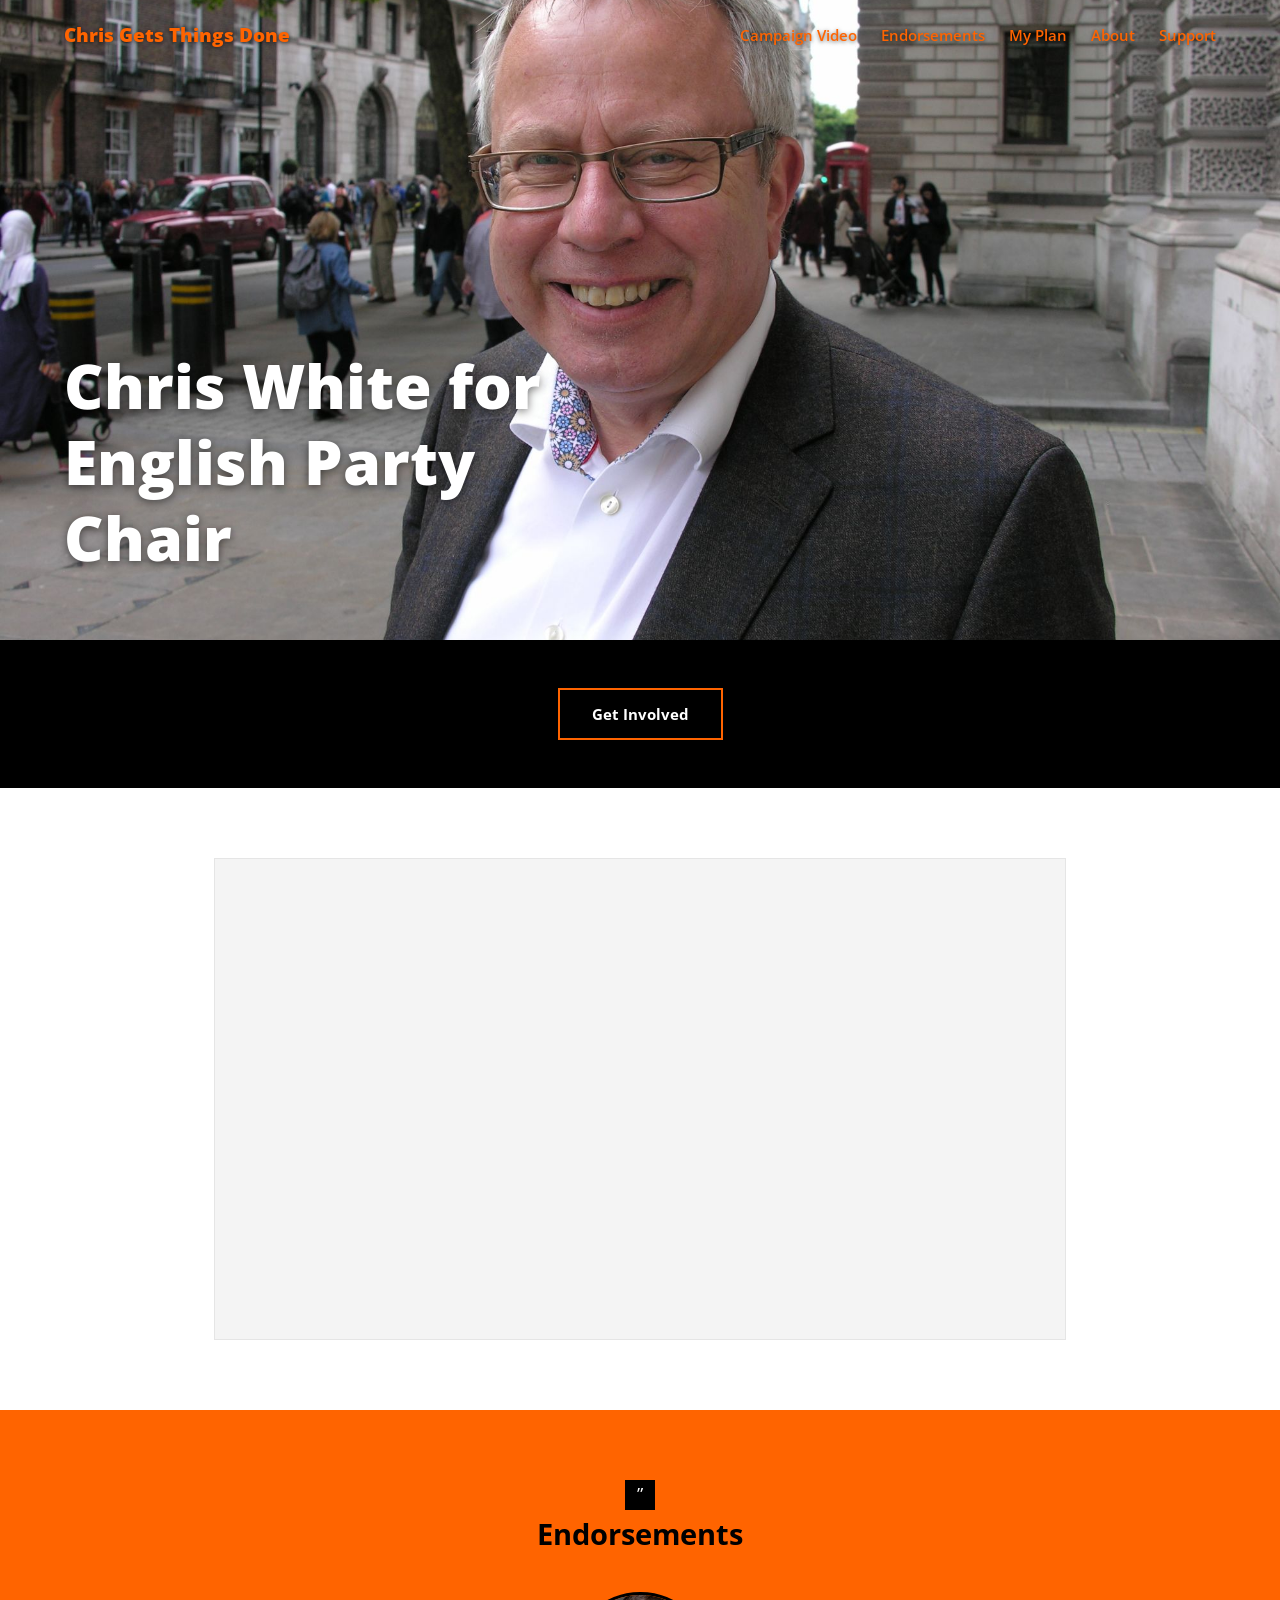
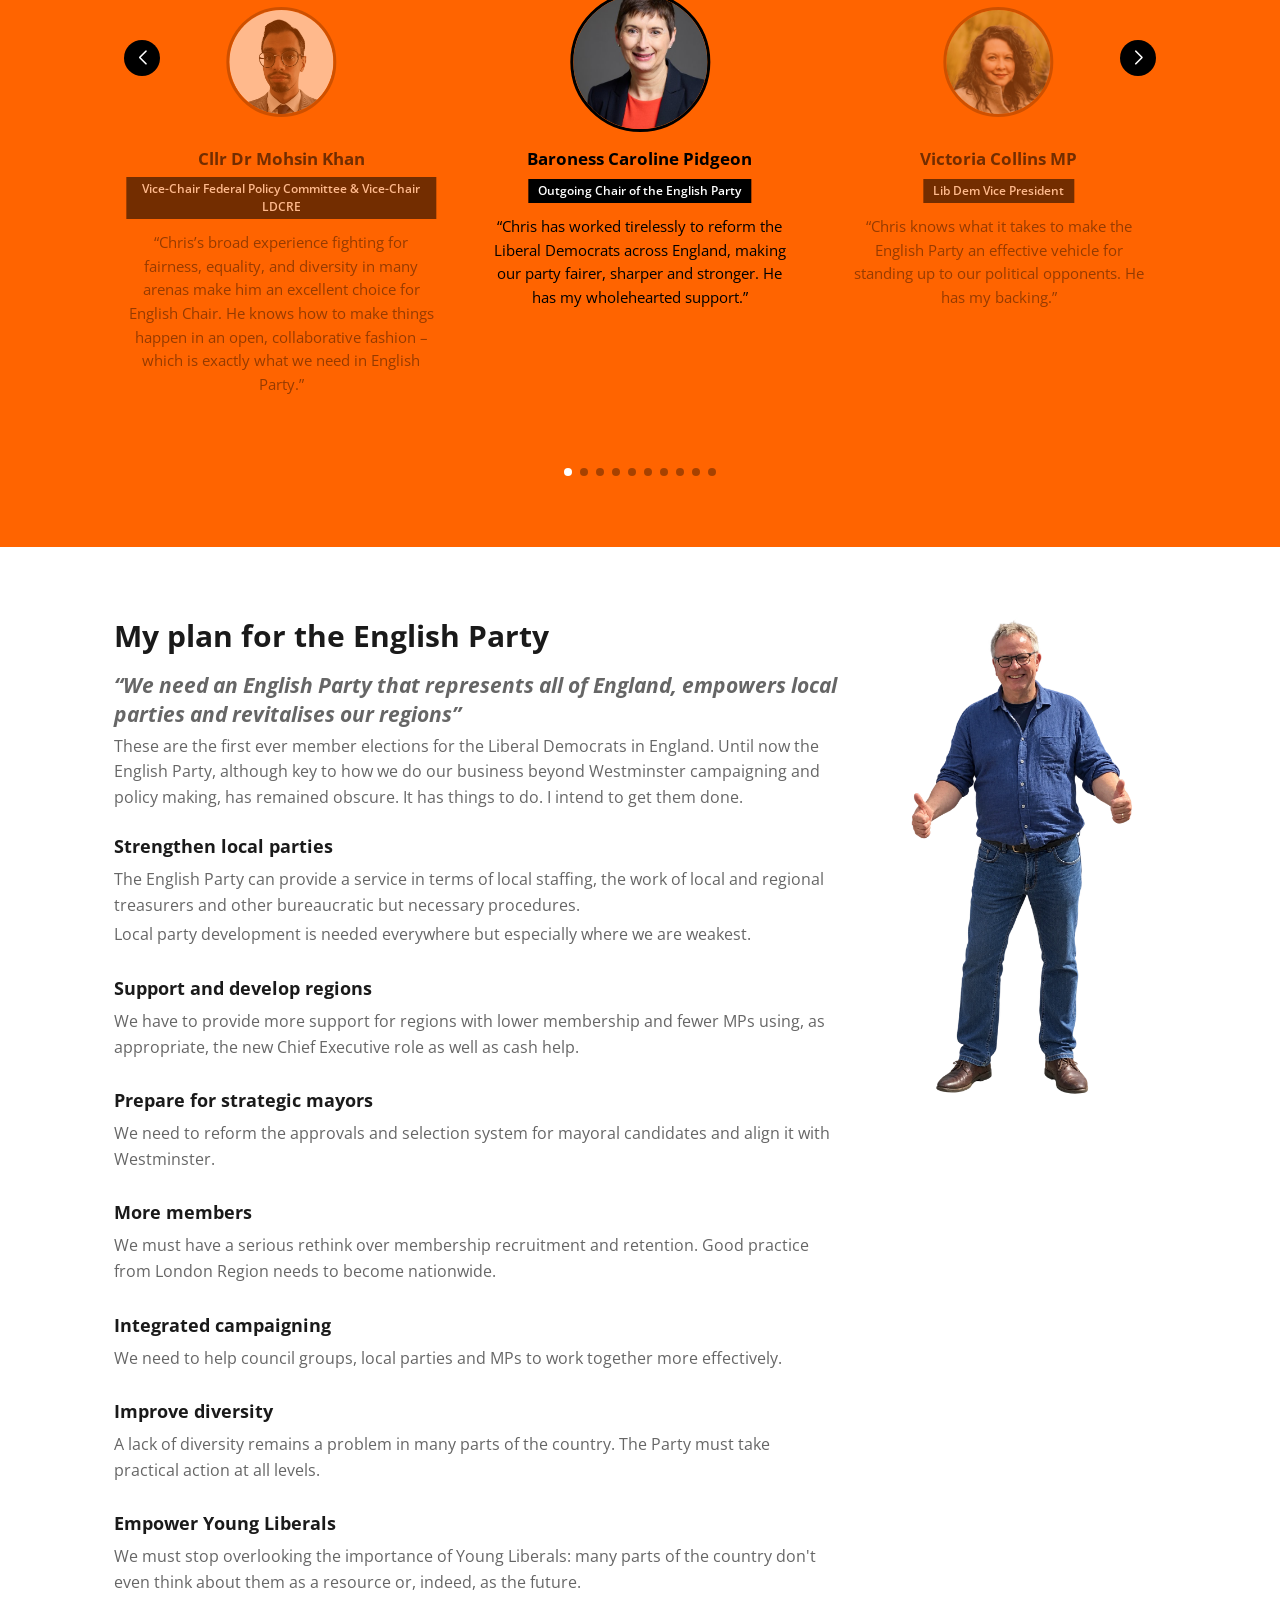
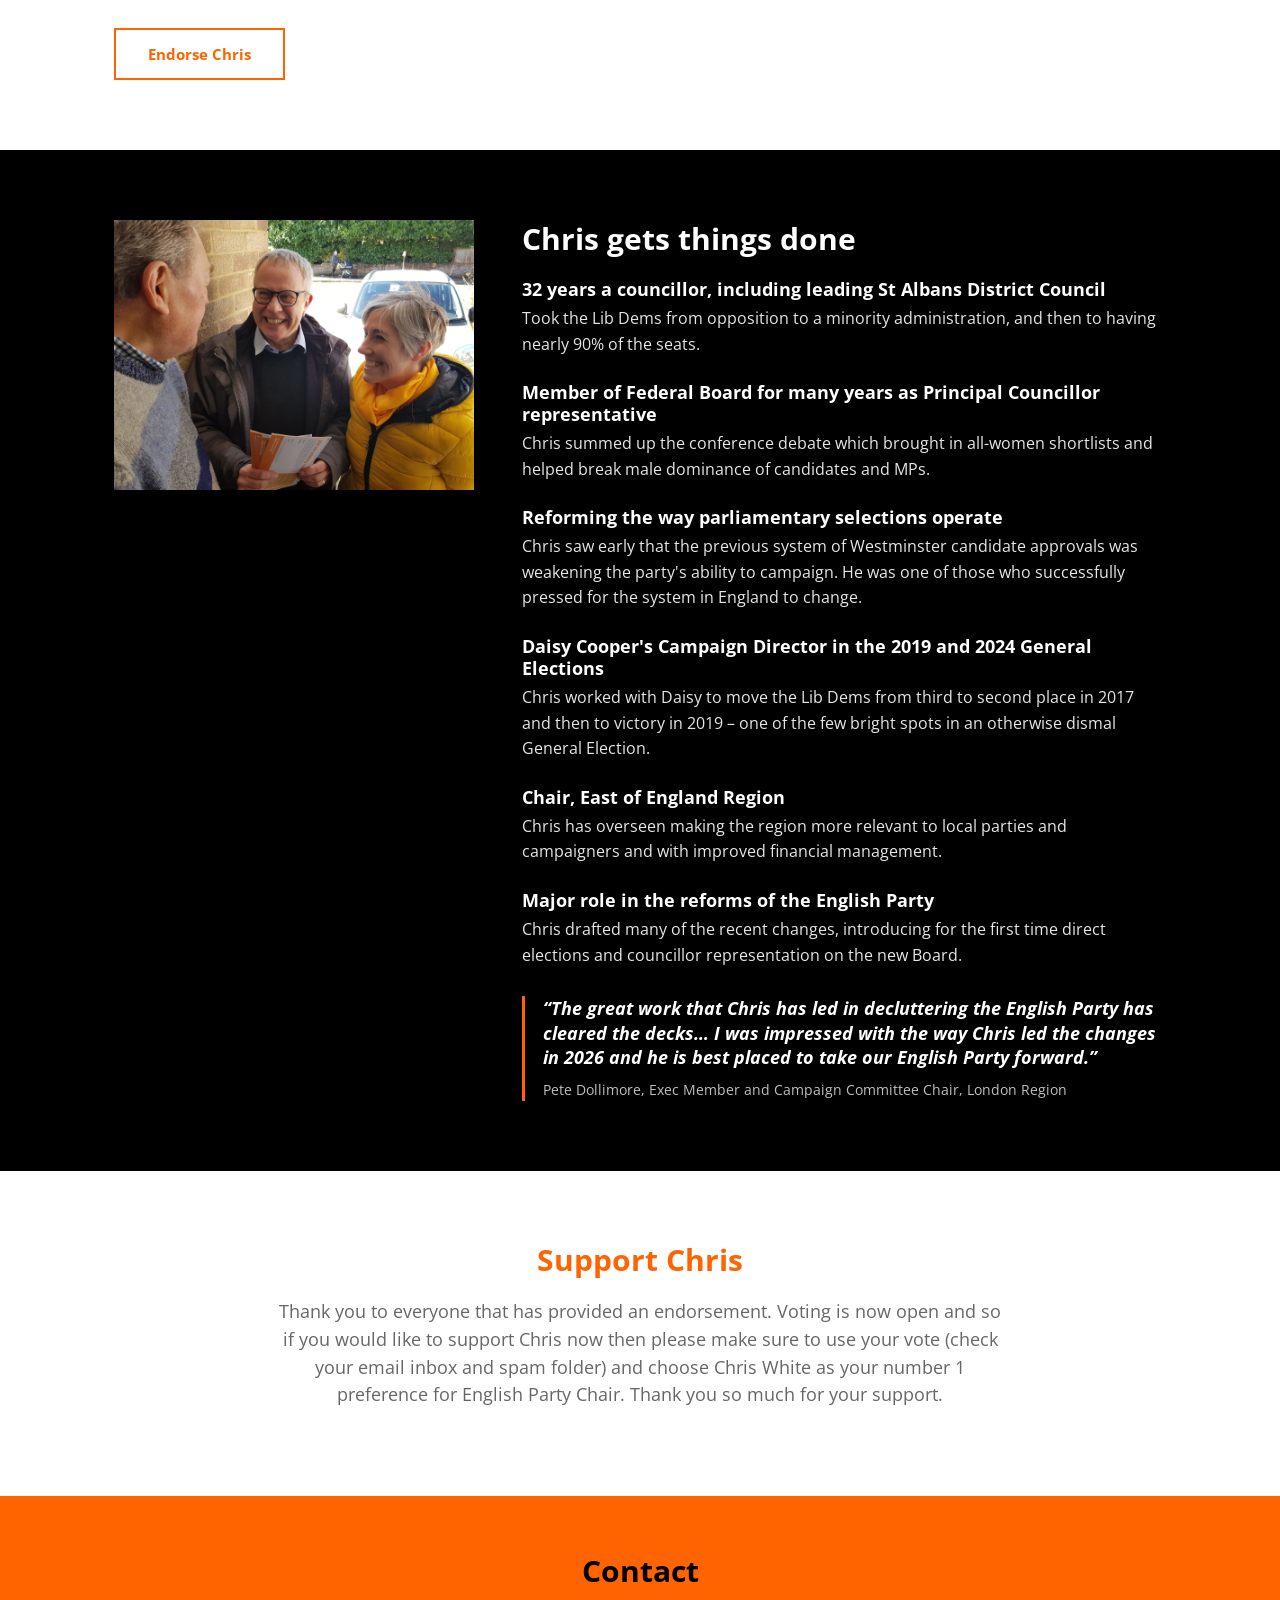
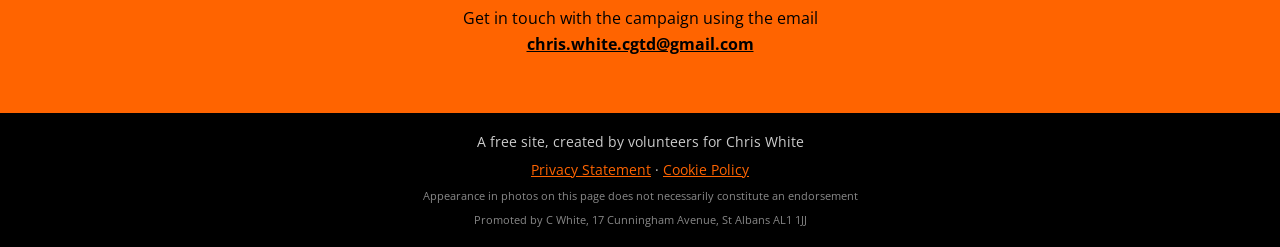
<file: index.html>
<!DOCTYPE html>
<html lang="en">
<head>
<meta charset="UTF-8">
<meta name="viewport" content="width=device-width, initial-scale=1.0">
<title>Chris White for English Party Chair</title>
<meta name="description" content="Vote Chris White #1 for English Party Chair in the first elections of this kind &mdash; Chris gets things done.">
<link rel="canonical" href="https://chrisgetsthingsdone.co.uk/">

<meta property="og:type" content="website">
<meta property="og:url" content="https://chrisgetsthingsdone.co.uk/">
<meta property="og:title" content="Chris White for English Party Chair">
<meta property="og:description" content="Vote Chris White #1 for English Party Chair in the first elections of this kind &mdash; Chris gets things done.">
<meta property="og:image" content="https://chrisgetsthingsdone.co.uk/assets/img/hero.jpg">

<meta name="twitter:card" content="summary_large_image">
<meta name="twitter:title" content="Chris White for English Party Chair">
<meta name="twitter:description" content="Vote Chris White #1 for English Party Chair in the first elections of this kind &mdash; Chris gets things done.">
<meta name="twitter:image" content="https://chrisgetsthingsdone.co.uk/assets/img/hero.jpg">

<link rel="stylesheet" href="https://cdn.jsdelivr.net/npm/swiper@11/swiper-bundle.min.css">
<link rel="preconnect" href="https://fonts.googleapis.com">
<link href="https://fonts.googleapis.com/css2?family=Open+Sans:ital,wght@0,400;0,600;0,700;0,800;1,400&display=swap" rel="stylesheet">
<link rel="stylesheet" href="assets/css/style.css">
</head>
<body>

<header class="site-nav" id="top">
	<div class="site-nav__inner">
		<a class="site-nav__title" href="#top">Chris Gets Things Done</a>
		<input type="checkbox" id="nav-toggle" class="nav-toggle-checkbox">
		<label for="nav-toggle" class="nav-toggle" aria-label="Menu"><span></span><span></span><span></span></label>
		<nav class="site-nav__menu">
			<a href="#video">Campaign Video</a>
			<a href="#endorsements">Endorsements</a>
			<a href="#plan">My Plan</a>
			<a href="#about">About</a>
			<a href="#support">Support</a>
		</nav>
	</div>
</header>

<main>

	<section class="hero" style="background-image:url('assets/img/hero.jpg');">
		<div class="hero__inner">
			<h1>Chris White for English Party Chair</h1>
		</div>
	</section>

	<section class="cta-band">
		<a class="btn btn--white" href="#support">Get Involved</a>
	</section>

	<section class="video-section" id="video">
		<h2 class="visually-hidden">Campaign Video</h2>
		<div class="video-section__inner">
			<div class="video-embed">
				<iframe src="https://www.youtube-nocookie.com/embed/dnIm7XdJVxk"
					title="Chris White for English Party Chair" frameborder="0"
					allow="accelerometer; autoplay; clipboard-write; encrypted-media; gyroscope; picture-in-picture"
					allowfullscreen></iframe>
			</div>
		</div>
	</section>

	<section class="endorsements" id="endorsements">
		<div class="endorsements__inner">
			<div class="quote-mark" aria-hidden="true">&rdquo;</div>
			<h2>Endorsements</h2>
			<div class="swiper endorsements-swiper">
				<div class="swiper-wrapper">
					<div class="swiper-slide">
						<div class="endorsement-card">
							<div class="endorsement-card__photo"><img src="assets/img/endorsement-caroline-pidgeon.jpg" alt="Baroness Caroline Pidgeon"></div>
							<h3>Baroness Caroline Pidgeon</h3>
							<p class="endorsement-card__role">Outgoing Chair of the English Party</p>
							<p>&ldquo;Chris has worked tirelessly to reform the Liberal Democrats across England, making our party fairer, sharper and stronger. He has my wholehearted support.&rdquo;</p>
						</div>
					</div>
					<div class="swiper-slide">
						<div class="endorsement-card">
							<div class="endorsement-card__photo"><img src="assets/img/endorsement-victoria-collins.jpg" alt="Victoria Collins MP"></div>
							<h3>Victoria Collins MP</h3>
							<p class="endorsement-card__role">Lib Dem Vice President</p>
							<p>&ldquo;Chris knows what it takes to make the English Party an effective vehicle for standing up to our political opponents. He has my backing.&rdquo;</p>
						</div>
					</div>
					<div class="swiper-slide">
						<div class="endorsement-card">
							<div class="endorsement-card__photo"><img src="assets/img/endorsement-mihir-magudia.webp" alt="Mihir Magudia"></div>
							<h3>Mihir Magudia</h3>
							<p class="endorsement-card__role">Lib Dem Business &amp; Entrepreneurs Network</p>
							<p>&ldquo;I first met Chris in 2006. His commitment to and deep understanding of the Party is exactly what we now need. He has my vote.&rdquo;</p>
						</div>
					</div>
					<div class="swiper-slide">
						<div class="endorsement-card">
							<div class="endorsement-card__photo"><img src="assets/img/endorsement-richard-huzzey.jpg" alt="Richard Huzzey"></div>
							<h3>Richard Huzzey</h3>
							<p class="endorsement-card__role">Chair of North East Region Liberal Democrats</p>
							<p>&ldquo;Chris has the vision and strategy to deliver an English Party empowering the regions and local parties. We could not be in better hands with him as Chair of the English Party.&rdquo;</p>
						</div>
					</div>
					<div class="swiper-slide">
						<div class="endorsement-card">
							<div class="endorsement-card__photo"><img src="assets/img/endorsement-paul-edgeworth.webp" alt="Cllr Paul Edgeworth"></div>
							<h3>Cllr Paul Edgeworth</h3>
							<p class="endorsement-card__role">Leader of the Liberal Democrat Group, Sunderland City Council</p>
							<p>&ldquo;Chris has always championed the importance of local government within the Party. That alone is a reason to support him.&rdquo;</p>
						</div>
					</div>
					<div class="swiper-slide">
						<div class="endorsement-card">
							<div class="endorsement-card__photo"><img src="assets/img/endorsement-pete-dollimore.png" alt="Pete Dollimore"></div>
							<h3>Pete Dollimore</h3>
							<p class="endorsement-card__role">Exec Member and Campaign Committee Chair, London Region</p>
							<p>&ldquo;The great work that Chris has led in decluttering the English Party has cleared the decks &ndash; now we need to make real progress on membership, developing smaller local parties, and easing our way through the essential bureaucracies. I was impressed with the way Chris led the changes in 2026 and he is best placed to take our English Party forward.&rdquo;</p>
						</div>
					</div>
					<div class="swiper-slide">
						<div class="endorsement-card">
							<div class="endorsement-card__photo"><img src="assets/img/endorsement-harriet-sherlock.png" alt="Cllr Harriet Sherlock"></div>
							<h3>Cllr Harriet Sherlock</h3>
							<p class="endorsement-card__role">Councillor, St Albans District Council</p>
							<p>&ldquo;Chris is a great thinker and strategist but also a great campaigner. His track record speaks for itself and I believe he would be an excellent Chair of the English Party.&rdquo;</p>
						</div>
					</div>
					<div class="swiper-slide">
						<div class="endorsement-card">
							<div class="endorsement-card__photo"><img src="assets/img/endorsement-mo-waqas.png" alt="Mo Waqas"></div>
							<h3>Mo Waqas</h3>
							<p class="endorsement-card__role">Vice Chair, Liberal Democrats&rsquo; Racial Diversity Campaign</p>
							<p>&ldquo;I&rsquo;m happy to endorse Chris White for English Party Chair.&rdquo;</p>
						</div>
					</div>
					<div class="swiper-slide">
						<div class="endorsement-card">
							<div class="endorsement-card__photo"><img src="assets/img/endorsement-rob-aaron-wilson.webp" alt="Rob Aaron-Wilson"></div>
							<h3>Rob Aaron-Wilson</h3>
							<p class="endorsement-card__role">Chair of London Region</p>
							<p>&ldquo;Chris will address tomorrow&rsquo;s issues today so we can have long term success and increase membership, engagement and resource pipeline throughout the party. I am excited to see what his chairmanship will bring.&rdquo;</p>
						</div>
					</div>
					<div class="swiper-slide">
						<div class="endorsement-card">
							<div class="endorsement-card__photo"><img src="assets/img/endorsement-mohsin-khan.webp" alt="Cllr Dr Mohsin Khan"></div>
							<h3>Cllr Dr Mohsin Khan</h3>
							<p class="endorsement-card__role">Vice-Chair Federal Policy Committee &amp; Vice-Chair LDCRE</p>
							<p>&ldquo;Chris&rsquo;s broad experience fighting for fairness, equality, and diversity in many arenas make him an excellent choice for English Chair. He knows how to make things happen in an open, collaborative fashion &ndash; which is exactly what we need in English Party.&rdquo;</p>
						</div>
					</div>
				</div>
				<div class="swiper-pagination"></div>
				<div class="swiper-button-prev" role="button" tabindex="0" aria-label="Previous endorsement"></div>
				<div class="swiper-button-next" role="button" tabindex="0" aria-label="Next endorsement"></div>
			</div>
		</div>
	</section>

	<section class="plan" id="plan">
		<div class="plan__inner">
			<div class="plan__text">
				<h2>My plan for the English Party</h2>

				<p class="plan__quote">&ldquo;We need an English Party that represents all of England, empowers local parties and revitalises our regions&rdquo;</p>

				<p>These are the first ever member elections for the Liberal Democrats in England. Until now the English Party, although key to how we do our business beyond Westminster campaigning and policy making, has remained obscure. It has things to do. I intend to get them done.</p>

				<h3>Strengthen local parties</h3>
				<p>The English Party can provide a service in terms of local staffing, the work of local and regional treasurers and other bureaucratic but necessary procedures.</p>
				<p>Local party development is needed everywhere but especially where we are weakest.</p>

				<h3>Support and develop regions</h3>
				<p>We have to provide more support for regions with lower membership and fewer MPs using, as appropriate, the new Chief Executive role as well as cash help.</p>

				<h3>Prepare for strategic mayors</h3>
				<p>We need to reform the approvals and selection system for mayoral candidates and align it with Westminster.</p>

				<h3>More members</h3>
				<p>We must have a serious rethink over membership recruitment and retention. Good practice from London Region needs to become nationwide.</p>

				<h3>Integrated campaigning</h3>
				<p>We need to help council groups, local parties and MPs to work together more effectively.</p>

				<h3>Improve diversity</h3>
				<p>A lack of diversity remains a problem in many parts of the country. The Party must take practical action at all levels.</p>

				<h3>Empower Young Liberals</h3>
				<p>We must stop overlooking the importance of Young Liberals: many parts of the country don't even think about them as a resource or, indeed, as the future.</p>

				<a class="btn btn--orange" href="#support">Endorse Chris</a>
			</div>
			<div class="plan__figure">
				<img src="assets/img/plan-figure.webp" alt="Chris White giving a thumbs up">
			</div>
		</div>
	</section>

	<section class="about" id="about">
		<div class="about__inner">
			<div class="about__figure">
				<img src="assets/img/about.jpg" alt="Chris White campaigning door-to-door">
			</div>
			<div class="about__text">
				<h2>Chris gets things done</h2>

				<h3>32 years a councillor, including leading St Albans District Council</h3>
				<p>Took the Lib Dems from opposition to a minority administration, and then to having nearly 90% of the seats.</p>

				<h3>Member of Federal Board for many years as Principal Councillor representative</h3>
				<p>Chris summed up the conference debate which brought in all-women shortlists and helped break male dominance of candidates and MPs.</p>

				<h3>Reforming the way parliamentary selections operate</h3>
				<p>Chris saw early that the previous system of Westminster candidate approvals was weakening the party's ability to campaign. He was one of those who successfully pressed for the system in England to change.</p>

				<h3>Daisy Cooper's Campaign Director in the 2019 and 2024 General Elections</h3>
				<p>Chris worked with Daisy to move the Lib Dems from third to second place in 2017 and then to victory in 2019 &ndash; one of the few bright spots in an otherwise dismal General Election.</p>

				<h3>Chair, East of England Region</h3>
				<p>Chris has overseen making the region more relevant to local parties and campaigners and with improved financial management.</p>

				<h3>Major role in the reforms of the English Party</h3>
				<p>Chris drafted many of the recent changes, introducing for the first time direct elections and councillor representation on the new Board.</p>

				<blockquote class="about__quote">
					<p>&ldquo;The great work that Chris has led in decluttering the English Party has cleared the decks&hellip; I was impressed with the way Chris led the changes in 2026 and he is best placed to take our English Party forward.&rdquo;</p>
					<cite>Pete Dollimore, Exec Member and Campaign Committee Chair, London Region</cite>
				</blockquote>
			</div>
		</div>
	</section>

	<section class="support" id="support">
		<div class="support__inner">
			<h2>Support Chris</h2>
			<div class="support__message">
				<p>Thank you to everyone that has provided an endorsement. Voting is now open and so if you would like to support Chris now then please make sure to use your vote (check your email inbox and spam folder) and choose Chris White as your number 1 preference for English Party Chair. Thank you so much for your support.</p>
			</div>
		</div>
	</section>

	<section class="contact" id="contact">
		<div class="contact__inner">
			<h2>Contact</h2>
			<p>Get in touch with the campaign using the email <a href="mailto:chris.white.cgtd@gmail.com">chris.white.cgtd@gmail.com</a></p>
		</div>
	</section>

</main>

<footer class="site-footer">
	<p>A free site, created by volunteers for Chris White</p>
	<p class="site-footer__links"><a href="privacy.html">Privacy Statement</a> &middot; <a href="cookies.html">Cookie Policy</a></p>
	<p class="site-footer__legal">Appearance in photos on this page does not necessarily constitute an endorsement</p>
	<p class="site-footer__legal">Promoted by C White, 17 Cunningham Avenue, St Albans AL1 1JJ</p>
</footer>

<script src="https://cdn.jsdelivr.net/npm/swiper@11/swiper-bundle.min.js"></script>
<script src="assets/js/main.js"></script>
</body>
</html>
</file>
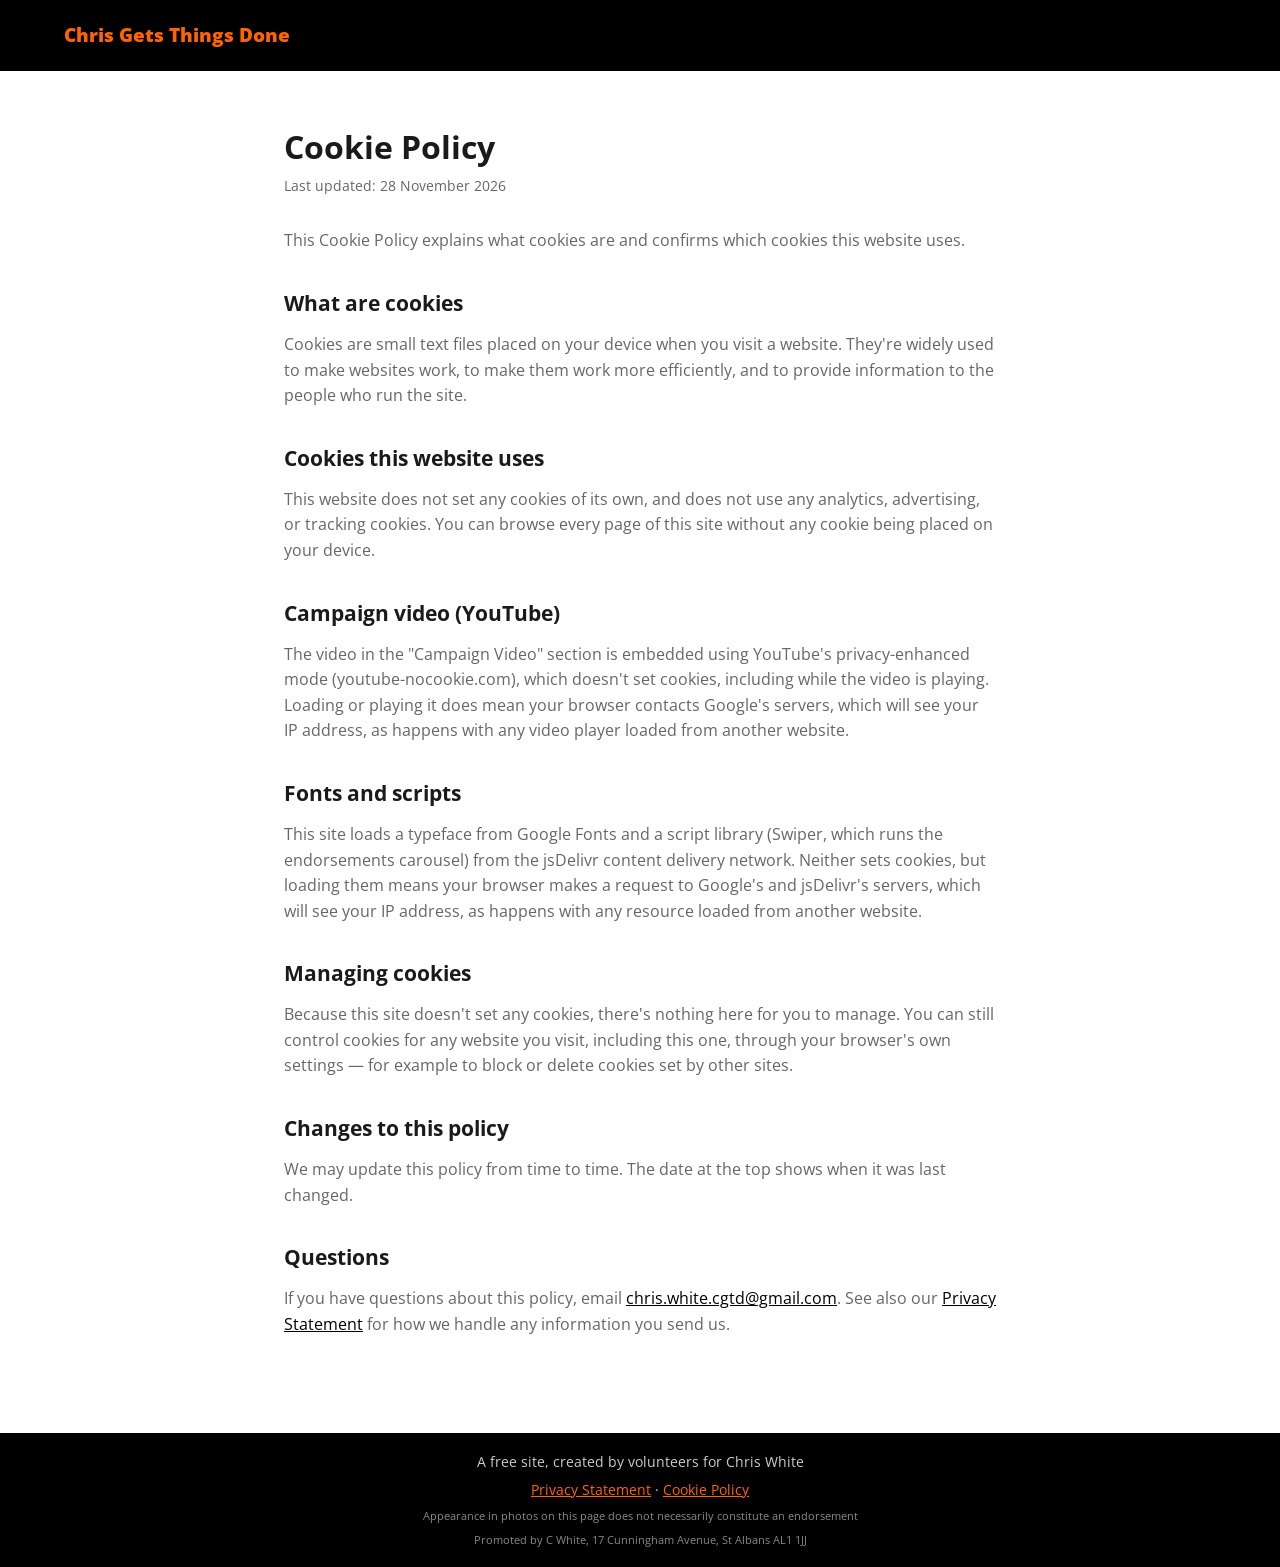
<file: cookies.html>
<!DOCTYPE html>
<html lang="en">
<head>
<meta charset="UTF-8">
<meta name="viewport" content="width=device-width, initial-scale=1.0">
<title>Cookie Policy &mdash; Chris White for English Party Chair</title>
<meta name="description" content="What cookies are, and why this website does not use any.">
<link rel="preconnect" href="https://fonts.googleapis.com">
<link href="https://fonts.googleapis.com/css2?family=Open+Sans:ital,wght@0,400;0,600;0,700;0,800;1,400&display=swap" rel="stylesheet">
<link rel="stylesheet" href="assets/css/style.css">
</head>
<body>

<header class="simple-header">
	<div class="simple-header__inner">
		<a href="index.html">Chris Gets Things Done</a>
	</div>
</header>

<main class="legal-page">
	<h1>Cookie Policy</h1>
	<p class="legal-updated">Last updated: 28 November 2026</p>

	<p>This Cookie Policy explains what cookies are and confirms which cookies this website uses.</p>

	<h2>What are cookies</h2>
	<p>Cookies are small text files placed on your device when you visit a website. They're widely used to make websites work, to make them work more efficiently, and to provide information to the people who run the site.</p>

	<h2>Cookies this website uses</h2>
	<p>This website does not set any cookies of its own, and does not use any analytics, advertising, or tracking cookies. You can browse every page of this site without any cookie being placed on your device.</p>

	<h2>Campaign video (YouTube)</h2>
	<p>The video in the "Campaign Video" section is embedded using YouTube's privacy-enhanced mode (youtube-nocookie.com), which doesn't set cookies, including while the video is playing. Loading or playing it does mean your browser contacts Google's servers, which will see your IP address, as happens with any video player loaded from another website.</p>

	<h2>Fonts and scripts</h2>
	<p>This site loads a typeface from Google Fonts and a script library (Swiper, which runs the endorsements carousel) from the jsDelivr content delivery network. Neither sets cookies, but loading them means your browser makes a request to Google's and jsDelivr's servers, which will see your IP address, as happens with any resource loaded from another website.</p>

	<h2>Managing cookies</h2>
	<p>Because this site doesn't set any cookies, there's nothing here for you to manage. You can still control cookies for any website you visit, including this one, through your browser's own settings &mdash; for example to block or delete cookies set by other sites.</p>

	<h2>Changes to this policy</h2>
	<p>We may update this policy from time to time. The date at the top shows when it was last changed.</p>

	<h2>Questions</h2>
	<p>If you have questions about this policy, email <a href="mailto:chris.white.cgtd@gmail.com">chris.white.cgtd@gmail.com</a>. See also our <a href="privacy.html">Privacy Statement</a> for how we handle any information you send us.</p>
</main>

<footer class="site-footer">
	<p>A free site, created by volunteers for Chris White</p>
	<p class="site-footer__links"><a href="privacy.html">Privacy Statement</a> &middot; <a href="cookies.html">Cookie Policy</a></p>
	<p class="site-footer__legal">Appearance in photos on this page does not necessarily constitute an endorsement</p>
	<p class="site-footer__legal">Promoted by C White, 17 Cunningham Avenue, St Albans AL1 1JJ</p>
</footer>

<script src="assets/js/main.js"></script>
</body>
</html>
</file>
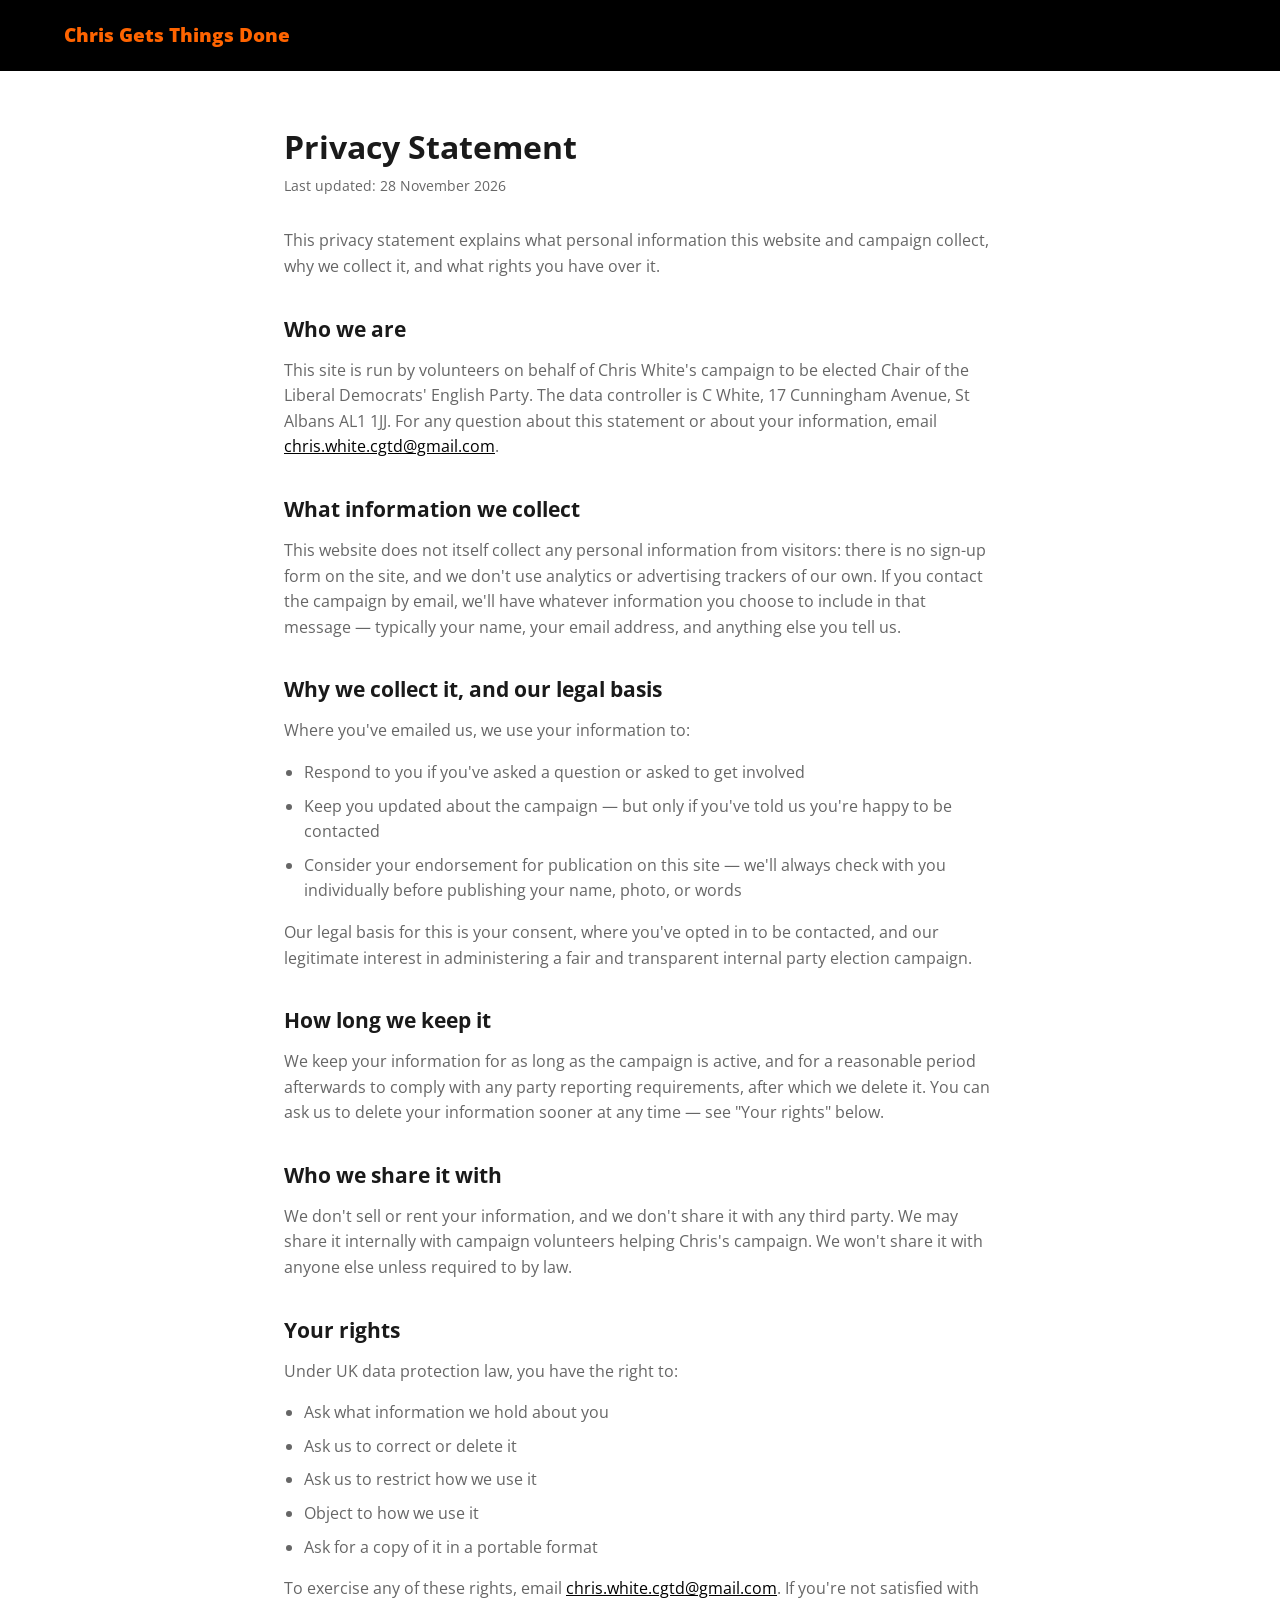
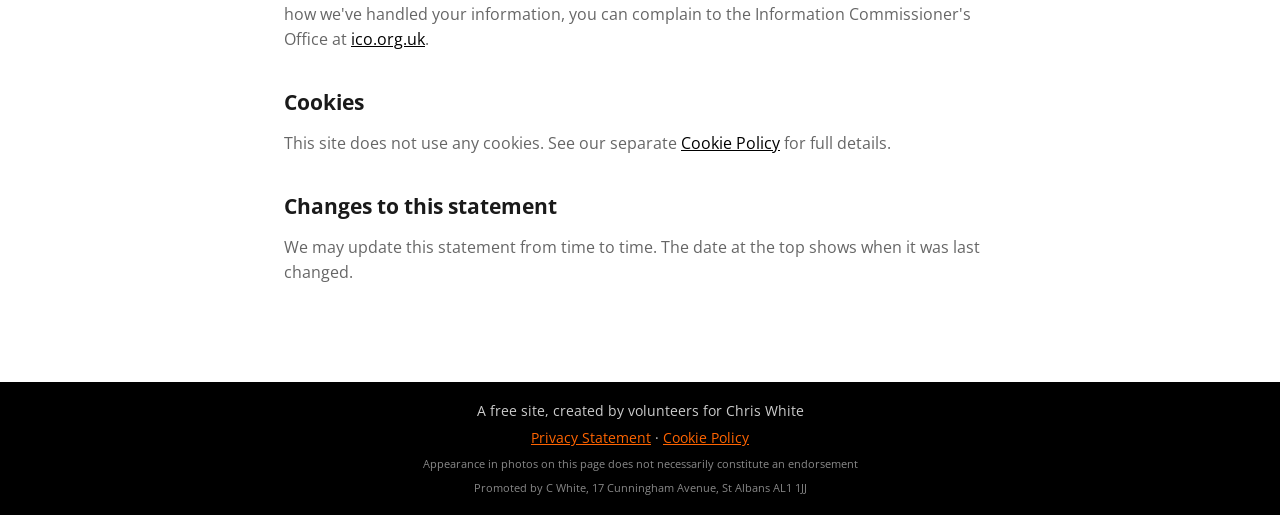
<file: privacy.html>
<!DOCTYPE html>
<html lang="en">
<head>
<meta charset="UTF-8">
<meta name="viewport" content="width=device-width, initial-scale=1.0">
<title>Privacy Statement &mdash; Chris White for English Party Chair</title>
<meta name="description" content="How the Chris White for English Party Chair campaign collects, uses, and protects your personal information.">
<link rel="preconnect" href="https://fonts.googleapis.com">
<link href="https://fonts.googleapis.com/css2?family=Open+Sans:ital,wght@0,400;0,600;0,700;0,800;1,400&display=swap" rel="stylesheet">
<link rel="stylesheet" href="assets/css/style.css">
</head>
<body>

<header class="simple-header">
	<div class="simple-header__inner">
		<a href="index.html">Chris Gets Things Done</a>
	</div>
</header>

<main class="legal-page">
	<h1>Privacy Statement</h1>
	<p class="legal-updated">Last updated: 28 November 2026</p>

	<p>This privacy statement explains what personal information this website and campaign collect, why we collect it, and what rights you have over it.</p>

	<h2>Who we are</h2>
	<p>This site is run by volunteers on behalf of Chris White's campaign to be elected Chair of the Liberal Democrats' English Party. The data controller is C White, 17 Cunningham Avenue, St Albans AL1 1JJ. For any question about this statement or about your information, email <a href="mailto:chris.white.cgtd@gmail.com">chris.white.cgtd@gmail.com</a>.</p>

	<h2>What information we collect</h2>
	<p>This website does not itself collect any personal information from visitors: there is no sign-up form on the site, and we don't use analytics or advertising trackers of our own. If you contact the campaign by email, we'll have whatever information you choose to include in that message &mdash; typically your name, your email address, and anything else you tell us.</p>

	<h2>Why we collect it, and our legal basis</h2>
	<p>Where you've emailed us, we use your information to:</p>
	<ul>
		<li>Respond to you if you've asked a question or asked to get involved</li>
		<li>Keep you updated about the campaign &mdash; but only if you've told us you're happy to be contacted</li>
		<li>Consider your endorsement for publication on this site &mdash; we'll always check with you individually before publishing your name, photo, or words</li>
	</ul>
	<p>Our legal basis for this is your consent, where you've opted in to be contacted, and our legitimate interest in administering a fair and transparent internal party election campaign.</p>

	<h2>How long we keep it</h2>
	<p>We keep your information for as long as the campaign is active, and for a reasonable period afterwards to comply with any party reporting requirements, after which we delete it. You can ask us to delete your information sooner at any time &mdash; see "Your rights" below.</p>

	<h2>Who we share it with</h2>
	<p>We don't sell or rent your information, and we don't share it with any third party. We may share it internally with campaign volunteers helping Chris's campaign. We won't share it with anyone else unless required to by law.</p>

	<h2>Your rights</h2>
	<p>Under UK data protection law, you have the right to:</p>
	<ul>
		<li>Ask what information we hold about you</li>
		<li>Ask us to correct or delete it</li>
		<li>Ask us to restrict how we use it</li>
		<li>Object to how we use it</li>
		<li>Ask for a copy of it in a portable format</li>
	</ul>
	<p>To exercise any of these rights, email <a href="mailto:chris.white.cgtd@gmail.com">chris.white.cgtd@gmail.com</a>. If you're not satisfied with how we've handled your information, you can complain to the Information Commissioner's Office at <a href="https://ico.org.uk" target="_blank" rel="noopener">ico.org.uk</a>.</p>

	<h2>Cookies</h2>
	<p>This site does not use any cookies. See our separate <a href="cookies.html">Cookie Policy</a> for full details.</p>

	<h2>Changes to this statement</h2>
	<p>We may update this statement from time to time. The date at the top shows when it was last changed.</p>
</main>

<footer class="site-footer">
	<p>A free site, created by volunteers for Chris White</p>
	<p class="site-footer__links"><a href="privacy.html">Privacy Statement</a> &middot; <a href="cookies.html">Cookie Policy</a></p>
	<p class="site-footer__legal">Appearance in photos on this page does not necessarily constitute an endorsement</p>
	<p class="site-footer__legal">Promoted by C White, 17 Cunningham Avenue, St Albans AL1 1JJ</p>
</footer>

<script src="assets/js/main.js"></script>
</body>
</html>
</file>
<file: assets/css/style.css>
:root {
	--dark: #000000;
	--orange: #ff6400;
	--heading: #1a1a1a;
	--body: #666666;
}

* {
	box-sizing: border-box;
}

html {
	scroll-behavior: smooth;
}

body {
	margin: 0;
	font-family: "Open Sans", "Segoe UI", Helvetica, Arial, sans-serif;
	color: var(--body);
	line-height: 1.6;
	background: #fff;
}

h1, h2, h3 {
	margin: 0 0 16px;
	line-height: 1.25;
	color: var(--heading);
}

img {
	max-width: 100%;
	height: auto;
	display: block;
}

a {
	color: inherit;
}

.visually-hidden {
	position: absolute;
	width: 1px;
	height: 1px;
	overflow: hidden;
	clip: rect(0, 0, 0, 0);
	white-space: nowrap;
	border: 0;
	padding: 0;
	margin: -1px;
}

/* ==========================================================================
   Buttons — square corners (no border-radius), orange outline, transparent
   fill. Two text-colour variants: white (used on the black CTA band) and
   orange (used on white backgrounds).
   ========================================================================== */
.btn {
	display: inline-block;
	padding: 12px 32px;
	border: 2px solid var(--orange);
	border-radius: 0;
	background: transparent;
	font-weight: 700;
	font-size: 0.95rem;
	text-decoration: none;
	transition: background 0.15s ease, color 0.15s ease;
}
.btn--white {
	color: #fff;
}
.btn--white:hover {
	background: var(--orange);
	color: var(--dark);
}
.btn--orange {
	color: var(--orange);
}
.btn--orange:hover {
	background: var(--orange);
	color: #fff;
}

/* ==========================================================================
   Nav — absolutely positioned over the hero (not fixed/sticky, same as
   the reference site: it scrolls away with the page once you leave the
   hero), transparent background, orange text with a text-shadow for
   legibility against whatever part of the hero photo sits behind it.
   ========================================================================== */
.site-nav {
	position: absolute;
	top: 0;
	left: 0;
	width: 100%;
	z-index: 10;
	padding: 20px 0;
}
.site-nav__inner {
	max-width: 1200px;
	margin: 0 auto;
	padding: 0 24px;
	display: flex;
	align-items: center;
	justify-content: space-between;
	flex-wrap: wrap;
	gap: 16px;
}
.site-nav__title {
	color: var(--orange);
	font-weight: 800;
	font-size: 1.2rem;
	text-decoration: none;
	text-shadow: 0 1px 4px rgba(0, 0, 0, 0.6);
}
.site-nav__menu {
	display: flex;
	flex-wrap: wrap;
	gap: 24px;
}
.site-nav__menu a {
	color: var(--orange);
	font-weight: 600;
	font-size: 0.92rem;
	text-decoration: none;
	text-shadow: 0 1px 4px rgba(0, 0, 0, 0.6);
}
.site-nav__menu a:hover {
	text-decoration: underline;
}

.nav-toggle-checkbox {
	display: none;
}
.nav-toggle {
	display: none;
	flex-direction: column;
	gap: 4px;
	cursor: pointer;
	padding: 4px;
}
.nav-toggle span {
	width: 22px;
	height: 2px;
	background: var(--orange);
	box-shadow: 0 1px 3px rgba(0, 0, 0, 0.6);
	display: block;
}
@media (max-width: 680px) {
	.nav-toggle {
		display: flex;
	}
	.site-nav__menu {
		display: none;
		width: 100%;
		flex-direction: column;
		gap: 12px;
		order: 3;
	}
	.nav-toggle-checkbox:checked ~ .site-nav__menu {
		display: flex;
	}
}

/* ==========================================================================
   Hero — full-bleed photo, centred subject (background-position: center
   handles any viewport width/crop), white title text with a touch of
   shadow for legibility rather than a heavy darkening overlay.
   ========================================================================== */
.hero {
	position: relative;
	min-height: 640px;
	display: flex;
	align-items: flex-end;
	background-size: cover;
	background-position: center;
	background-color: var(--dark);
}
.hero__inner {
	max-width: 1200px;
	margin: 0 auto;
	padding: 0 24px 64px;
	width: 100%;
}
.hero h1 {
	color: #fff;
	font-weight: 800;
	font-size: clamp(2rem, 5.5vw, 3.8rem);
	text-shadow: 0 2px 10px rgba(0, 0, 0, 0.55);
	max-width: 16ch;
	margin: 0;
}

/* ==========================================================================
   CTA band — full-bleed, chunky (generous padding), black background.
   ========================================================================== */
.cta-band {
	background: var(--dark);
	padding: 48px 24px;
	text-align: center;
}

/* ==========================================================================
   Video section — white band, responsive 16:9 embed.
   ========================================================================== */
.video-section {
	padding: 70px 0;
	background: #fff;
}
.video-section__inner {
	max-width: 900px;
	margin: 0 auto;
	padding: 0 24px;
}
.video-embed {
	position: relative;
	padding-top: 56.25%;
	background: #f4f4f4;
	border: 1px solid #e5e5e5;
}
.video-embed iframe {
	position: absolute;
	inset: 0;
	width: 100%;
	height: 100%;
	border: 0;
}
.video-embed__placeholder {
	position: absolute;
	inset: 0;
	display: flex;
	align-items: center;
	justify-content: center;
	padding: 24px;
	text-align: center;
	color: #999;
	font-size: 0.95rem;
}

/* ==========================================================================
   Endorsements — full-bleed ORANGE band (the one section that breaks
   from the black/white rhythm everywhere else, so black doesn't end up
   as the dominant colour across the whole page), black text/borders,
   with white used sparingly (the role badge, the active pagination
   dot) rather than as body text — white-on-this-orange measures a
   poor contrast ratio (roughly 2.3:1, well under WCAG AA's 4.5:1),
   black-on-orange is closer to 10:1, so black carries the actual
   reading text and white stays decorative/short-label only.
   ========================================================================== */
.endorsements {
	background: var(--orange);
	padding: 70px 0 56px;
	text-align: center;
}
.endorsements__inner {
	max-width: 1100px;
	margin: 0 auto;
	padding: 0 24px;
}
.endorsements .quote-mark {
	display: flex;
	align-items: center;
	justify-content: center;
	width: 30px;
	height: 30px;
	margin: 0 auto;
	background: #000;
	color: #fff;
	font-size: 1.1rem;
	line-height: 1;
}
.endorsements h2 {
	color: #000;
	font-size: 1.8rem;
	margin: 6px 0 40px;
}
.endorsements-swiper {
	padding-bottom: 48px;
}
.endorsement-card {
	color: #000;
	text-align: center;
	padding: 0 12px;
}
/* Fixed-height slot, present on every card whether or not it holds a
   photo — without this, a card with no photo (no real headshot
   supplied for that endorser) would start its name right at the top,
   misaligned against photo cards sitting alongside it in the carousel.
   Height is 140px (the ACTIVE/enlarged photo size below), not 110px
   (the resting size) — Swiper clips anything overflowing a slide's own
   box, so sizing this to only the resting photo meant the active
   slide's larger photo overflowed upward out of its box and got cut
   off by that clip, right under the heading above the carousel. */
.endorsement-card__photo {
	height: 140px;
	margin: 0 auto 16px;
	display: flex;
	align-items: center;
	justify-content: center;
}
.endorsement-card__photo img {
	width: 110px;
	height: 110px;
	object-fit: cover;
	border-radius: 50%;
	border: 3px solid rgba(0, 0, 0, 0.35);
	transition: width 0.25s ease, height 0.25s ease, border-color 0.25s ease;
}
.endorsement-card h3 {
	color: #000;
	font-size: 1.05rem;
	margin: 0 0 8px;
}
/* A small black pill with white text, rather than bare white text on
   the orange band itself — keeps a touch of white in the card without
   relying on white-on-orange contrast for anything legible. */
.endorsement-card .endorsement-card__role {
	display: inline-block;
	background: #000;
	color: #fff;
	font-size: 0.72rem;
	font-weight: 600;
	padding: 3px 10px;
	margin: 0 0 12px;
	opacity: 1;
}
.endorsement-card p {
	color: #000;
	font-size: 0.92rem;
	margin: 0;
	opacity: 0.75;
	transition: opacity 0.25s ease;
}
/* The centred slide (Swiper's centeredSlides mode) reads as the
   "featured" endorsement — larger photo, full-opacity text — while its
   neighbours sit smaller and dimmer either side. */
.swiper-slide {
	transition: opacity 0.25s ease;
	opacity: 0.55;
}
.swiper-slide-active {
	opacity: 1;
}
.swiper-slide-active .endorsement-card__photo img {
	width: 140px;
	height: 140px;
	border-color: #000;
}
.swiper-slide-active .endorsement-card p {
	opacity: 1;
}
.endorsements .swiper-pagination-bullet {
	background: #000;
	opacity: 0.35;
}
.endorsements .swiper-pagination-bullet-active {
	background: #fff;
	opacity: 1;
}
/* Prev/next arrows — a solid black circle (not Swiper's default bare
   icon) so they read clearly as controls against the orange band,
   positioned by eye over the photo row rather than Swiper's default
   dead-centre (which would land on the quote text, further down than
   the photos now that the quote-mark badge up top pushed everything
   else down a little). */
.endorsements .swiper-button-prev,
.endorsements .swiper-button-next {
	top: 70px;
	width: 36px;
	height: 36px;
	background: #000;
	border-radius: 50%;
	color: #fff;
}
.endorsements .swiper-button-prev::after,
.endorsements .swiper-button-next::after {
	font-size: 14px;
	font-weight: 700;
}
@media (max-width: 680px) {
	.endorsements .swiper-button-prev,
	.endorsements .swiper-button-next {
		display: none;
	}
}

/* ==========================================================================
   Plan — white band, heading/paragraph blocks on the left (grey body
   text), figure floated right (height-capped — the source photo is a
   tall cut-out, not meant to run the full height of the text column).
   Wraps to a single column on narrower screens, figure below the text.
   ========================================================================== */
.plan {
	padding: 70px 0;
	background: #fff;
}
.plan__inner {
	max-width: 1100px;
	margin: 0 auto;
	padding: 0 24px;
	display: flex;
	gap: 48px;
	align-items: flex-start;
}
.plan__text {
	flex: 1 1 60%;
}
.plan__text h2 {
	color: var(--heading);
	font-size: 1.9rem;
}
.plan__quote {
	color: var(--dark);
	font-size: 1.3rem;
	font-weight: 700;
	font-style: italic;
	line-height: 1.4;
	margin: 0 0 20px;
}
.plan__text h3 {
	color: var(--heading);
	font-size: 1.15rem;
	margin: 28px 0 10px;
}
.plan__text h3:first-of-type {
	margin-top: 24px;
}
.plan__text p {
	color: var(--body);
	margin: 0 0 4px;
}
.plan__text .btn {
	margin-top: 28px;
}
.plan__figure {
	flex: 0 0 auto;
	width: 100%;
	max-width: 280px;
}
.plan__figure img {
	max-height: 480px;
	width: auto;
	max-width: 100%;
	margin: 0 auto;
	object-fit: contain;
}
@media (max-width: 780px) {
	.plan__inner {
		flex-direction: column;
	}
	.plan__figure {
		max-width: 240px;
	}
}

/* ==========================================================================
   About — full-bleed black band, white text, photo left / stacked
   statements right. Wraps to a single column (photo on top) on
   narrower screens.
   ========================================================================== */
.about {
	background: var(--dark);
	color: #fff;
	padding: 70px 0;
}
.about__inner {
	max-width: 1100px;
	margin: 0 auto;
	padding: 0 24px;
	display: flex;
	gap: 48px;
	align-items: flex-start;
}
.about__figure {
	flex: 0 0 auto;
	width: 100%;
	max-width: 360px;
}
.about__text {
	flex: 1 1 auto;
}
.about h2 {
	color: #fff;
	font-size: 1.9rem;
}
.about__text h3 {
	color: #fff;
	font-size: 1.1rem;
	margin: 24px 0 6px;
}
.about__text h3:first-of-type {
	margin-top: 20px;
}
.about__text p {
	color: #fff;
	opacity: 0.9;
	margin: 0 0 4px;
}
.about__quote {
	margin: 28px 0 0;
	padding: 0 0 0 18px;
	border-left: 3px solid var(--orange);
}
.about__quote p {
	color: #fff;
	font-size: 1.1rem;
	font-weight: 700;
	font-style: italic;
	line-height: 1.4;
	opacity: 1;
	margin: 0 0 8px;
}
.about__quote cite {
	display: block;
	color: #fff;
	opacity: 0.75;
	font-size: 0.9rem;
	font-style: normal;
}
@media (max-width: 780px) {
	.about__inner {
		flex-direction: column;
		align-items: stretch;
	}
	.about__figure {
		max-width: 100%;
	}
}

/* ==========================================================================
   Support — white band, orange heading. The scroll target for every
   call-to-action button on the page.
   ========================================================================== */
.support {
	padding: 70px 0;
	background: #fff;
	text-align: center;
}
.support__inner {
	max-width: 780px;
	margin: 0 auto;
	padding: 0 24px;
}
.support h2 {
	color: var(--orange);
	font-size: 1.9rem;
}
.support__message {
	margin-top: 8px;
}
.support__message p {
	color: var(--body);
	font-size: 1.15rem;
	line-height: 1.5;
}

/* ==========================================================================
   Contact — orange band (black text, same reasoning as the
   endorsements band: white-on-this-orange fails contrast, black
   passes comfortably).
   ========================================================================== */
.contact {
	padding: 56px 0;
	background: var(--orange);
	text-align: center;
}
.contact__inner {
	max-width: 600px;
	margin: 0 auto;
	padding: 0 24px;
}
.contact h2 {
	color: #000;
	font-size: 1.9rem;
}
.contact p {
	color: #000;
	margin: 0;
}
.contact a {
	color: #000;
	font-weight: 700;
	text-decoration: underline;
}

/* ==========================================================================
   Footer — a thin black band, not part of the colour rhythm above
   (always the same regardless of what band it follows).
   ========================================================================== */
.site-footer {
	padding: 18px 24px;
	text-align: center;
	font-size: 0.85rem;
	background: #000;
	color: #ccc;
}
.site-footer p {
	margin: 0 0 6px;
}
.site-footer p:last-child {
	margin-bottom: 0;
}
.site-footer__legal {
	font-size: 0.7rem;
	color: #888;
}
.site-footer__links a {
	color: var(--orange);
	text-decoration: underline;
}
.site-footer__links a:hover {
	color: #fff;
}

/* ==========================================================================
   Simple page header — Privacy/Cookie Policy pages have no hero photo
   behind them, so they get a plain black bar instead of the homepage's
   transparent-over-photo nav treatment.
   ========================================================================== */
.simple-header {
	background: #000;
	padding: 20px 0;
}
.simple-header__inner {
	max-width: 1200px;
	margin: 0 auto;
	padding: 0 24px;
}
.simple-header a {
	color: var(--orange);
	font-weight: 800;
	font-size: 1.2rem;
	text-decoration: none;
}

/* ==========================================================================
   Legal/document pages (Privacy Statement, Cookie Policy) — plain
   readable prose, not one of the full-bleed coloured bands used
   elsewhere on the site.
   ========================================================================== */
.legal-page {
	max-width: 760px;
	margin: 0 auto;
	padding: 56px 24px 80px;
}
.legal-page h1 {
	font-size: 2rem;
	margin-bottom: 8px;
}
.legal-page .legal-updated {
	color: var(--body);
	font-size: 0.85rem;
	margin: 0 0 32px;
}
.legal-page h2 {
	font-size: 1.3rem;
	margin: 36px 0 12px;
}
.legal-page p,
.legal-page li {
	color: var(--body);
	font-size: 1rem;
}
.legal-page ul {
	padding-left: 20px;
	margin: 0 0 16px;
}
.legal-page li {
	margin-bottom: 8px;
}
.legal-page a {
	color: var(--dark);
	text-decoration: underline;
}
.legal-page a:hover {
	color: var(--orange);
}
.legal-table {
	width: 100%;
	border-collapse: collapse;
	margin: 0 0 24px;
	font-size: 0.92rem;
}
.legal-table th,
.legal-table td {
	text-align: left;
	padding: 10px 12px;
	border: 1px solid #e5e5e5;
	color: var(--body);
}
.legal-table th {
	background: #faf8f3;
	color: var(--heading);
	font-weight: 700;
}
.legal-page .btn {
	font-size: 0.9rem;
	padding: 10px 24px;
}
</file>
